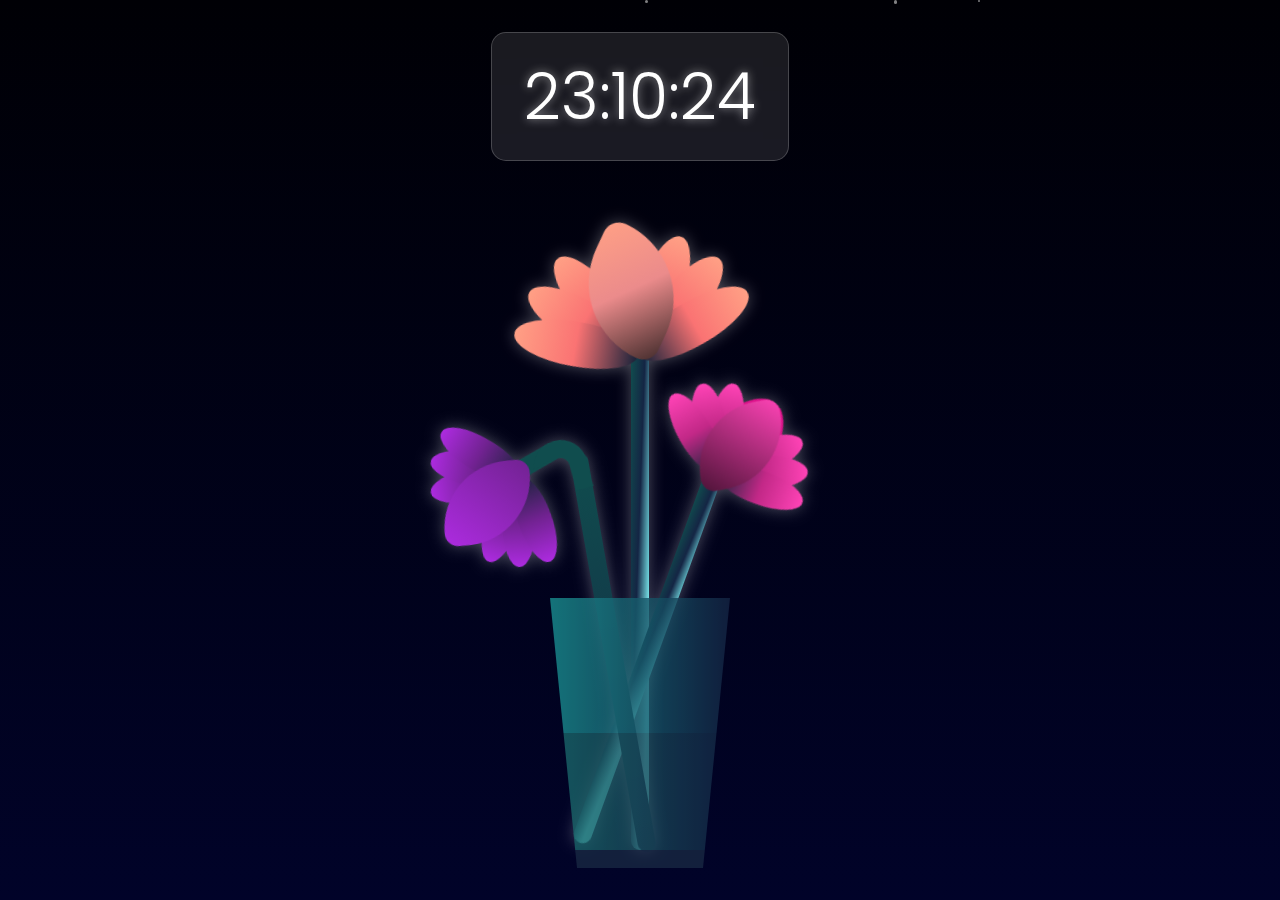
<file: index.html>
<!DOCTYPE html>
<html lang="en">
  <head>
    <meta charset="UTF-8" />
    <meta name="viewport" content="width=device-width, initial-scale=1.0" />
    <title>Flower Clock Animation</title>
    <link
      href="https://fonts.googleapis.com/css2?family=Poppins:wght@300;400;600&display=swap"
      rel="stylesheet"
    />
    <link rel="stylesheet" href="style.css" />
  </head>
  <body>
    <div id="clock"></div>
    <div class="flower">
      <div class="flower-pp">
        <div class="flower_l"></div>
        <div class="f">
          <div class="leaf leaf--1"></div>
          <div class="leaf leaf--2"></div>
          <div class="leaf leaf--3"></div>
          <div class="leaf leaf--4"></div>
          <div class="leaf leaf--5"></div>
          <div class="leaf leaf--6"></div>
          <div class="leaf leaf--7"></div>
          <div class="leaf leaf--8 flower__fall-down--yellow"></div>
        </div>
      </div>

      <div class="flower-pp flower-pp--2">
        <div class="flower_l"></div>
        <div class="f">
          <div class="leaf leaf--1"></div>
          <div class="leaf leaf--2"></div>
          <div class="leaf leaf--3"></div>
          <div class="leaf leaf--4"></div>
          <div class="leaf leaf--5"></div>
          <div class="leaf leaf--6"></div>
          <div class="leaf leaf--7"></div>
          <div class="leaf leaf--8 flower__fall-down--pink"></div>
        </div>
      </div>

      <div class="flower-pp flower-pp--3">
        <div class="flower_l"></div>
        <div class="f">
          <div class="leaf leaf--1"></div>
          <div class="leaf leaf--2"></div>
          <div class="leaf leaf--3"></div>
          <div class="leaf leaf--4"></div>
          <div class="leaf leaf--5"></div>
          <div class="leaf leaf--6"></div>
          <div class="leaf leaf--7"></div>
          <div class="leaf leaf--8 flower__fall-down--purple"></div>
        </div>
      </div>
      <div class="flower__glass"></div>
    </div>

    <div id="particles"></div>

    <script>
      document.addEventListener("DOMContentLoaded", () => {
        const flower = document.querySelector(".flower");
        const particles = document.getElementById("particles");
        const clock = document.getElementById("clock");

        // Update clock
        function updateClock() {
          const now = new Date();
          const options = { timeZone: "Asia/Makassar", hour12: false };
          const timeString = now.toLocaleTimeString("en-US", options);
          clock.textContent = timeString;
        }

        setInterval(updateClock, 1000);
        updateClock(); // Initial update

        // Mouse interaction
        flower.addEventListener("mousemove", (e) => {
          const rect = flower.getBoundingClientRect();
          const x = e.clientX - rect.left;
          const y = e.clientY - rect.top;
          flower.style.transform = `perspective(1000px) rotateY(${
            (x - rect.width / 2) / 10
          }deg) rotateX(${-(y - rect.height / 2) / 10}deg)`;
        });

        flower.addEventListener("mouseleave", () => {
          flower.style.transform =
            "perspective(1000px) rotateY(0deg) rotateX(0deg)";
        });

        // Create particles
        function createParticle() {
          const particle = document.createElement("div");
          particle.classList.add("particle");
          particle.style.left = `${Math.random() * 100}%`;
          particle.style.width = `${Math.random() * 5 + 1}px`;
          particle.style.height = particle.style.width;
          particles.appendChild(particle);

          setTimeout(() => {
            particle.remove();
          }, 5000);
        }

        setInterval(createParticle, 200);
      });
    </script>
  </body>
</html>
</file>
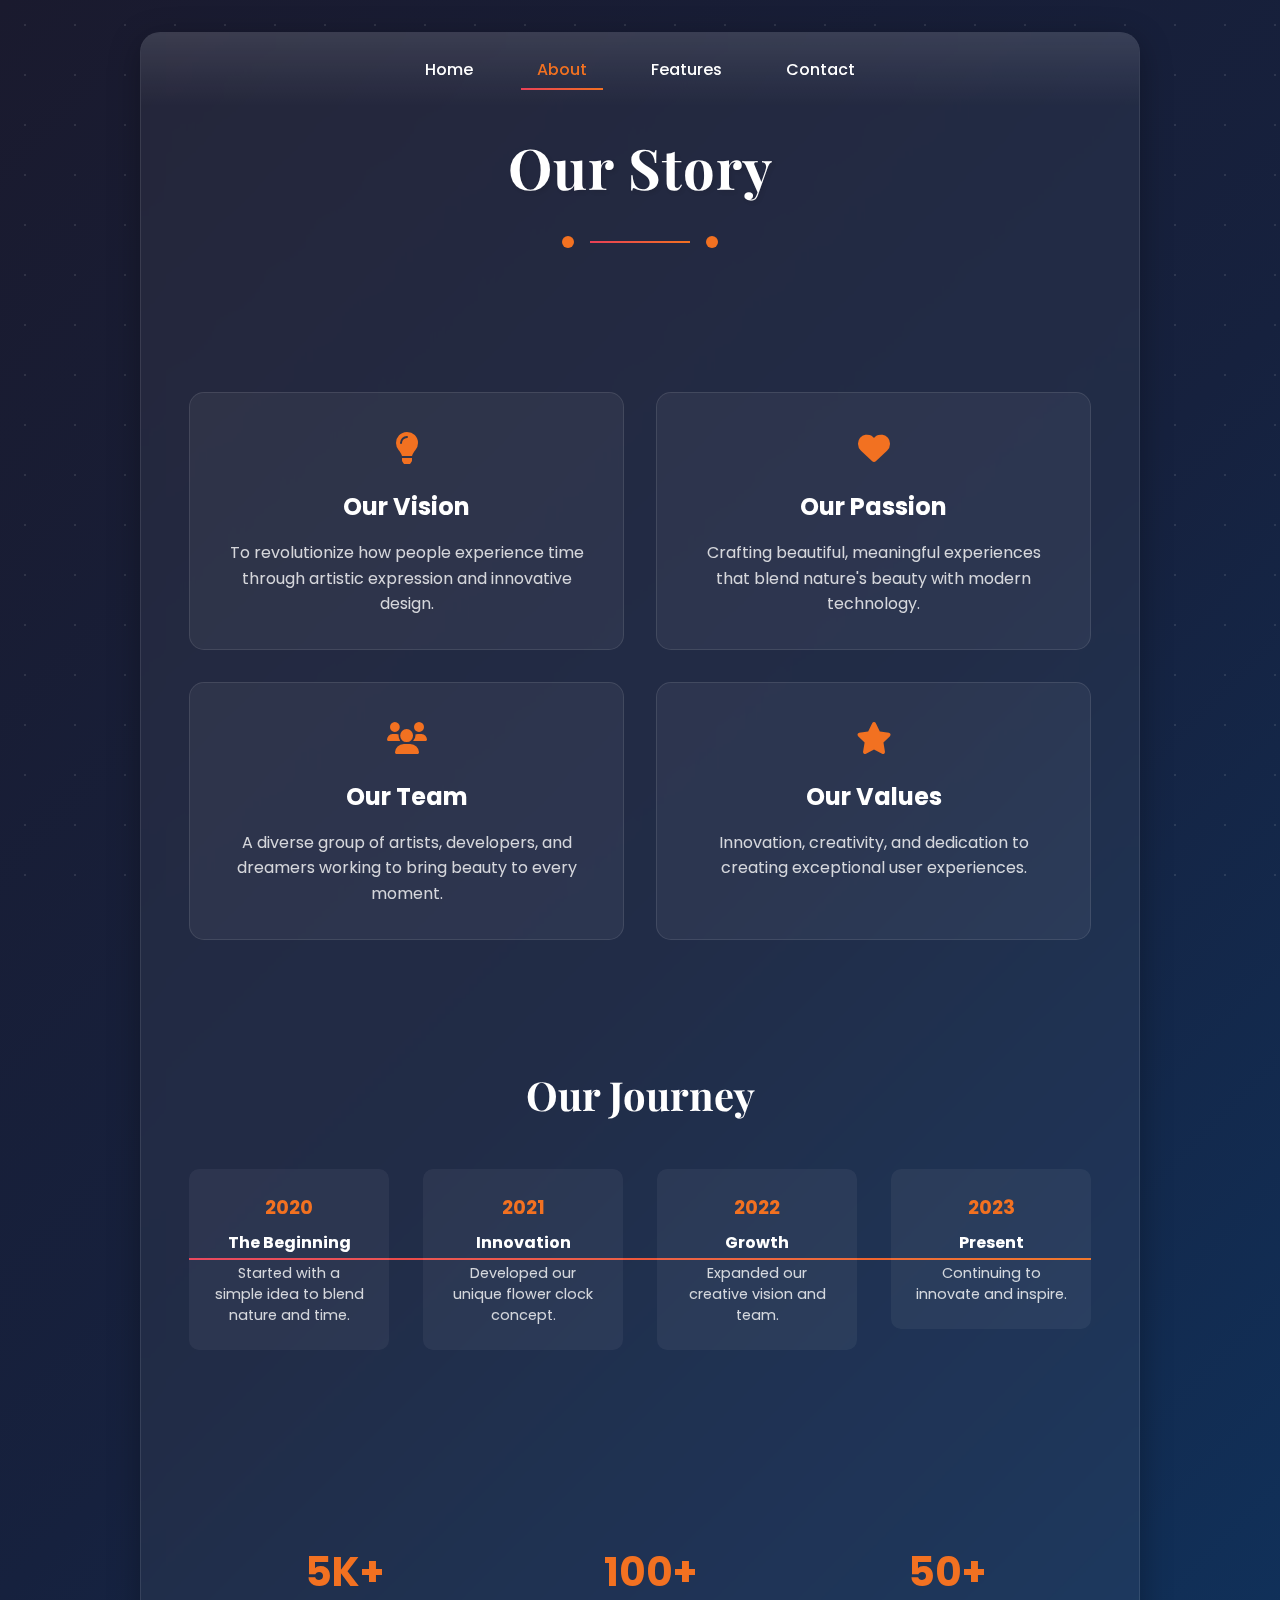
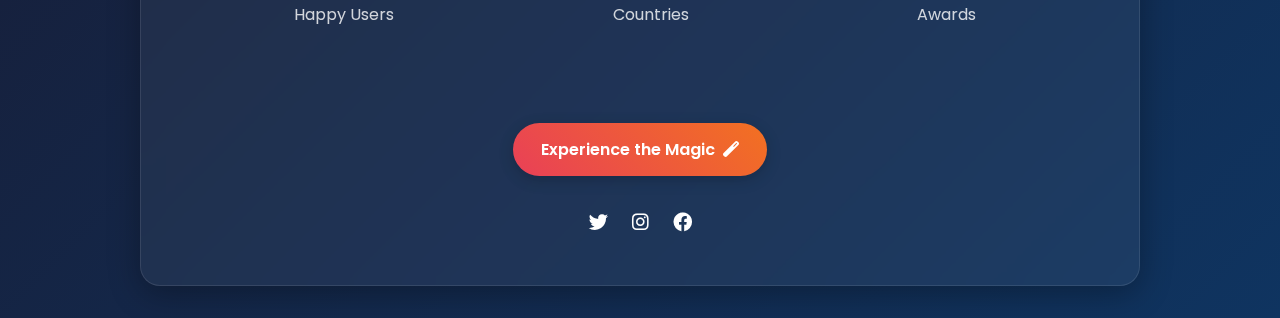
<file: about.html>
<!DOCTYPE html>
<html lang="en">
  <head>
    <meta charset="UTF-8" />
    <meta name="viewport" content="width=device-width, initial-scale=1.0" />
    <title>About - Elegant Flower Clock</title>
    <link
      href="https://fonts.googleapis.com/css2?family=Playfair+Display:wght@400;700&family=Poppins:wght@300;400;600&display=swap"
      rel="stylesheet"
    />
    <link
      rel="stylesheet"
      href="https://cdnjs.cloudflare.com/ajax/libs/font-awesome/6.0.0/css/all.min.css"
    />
    <link rel="stylesheet" href="about.css" />
  </head>
  <body>
    <div class="stars"></div>
    <div class="container">
      <nav class="top-nav">
        <div class="nav-links">
          <a href="home.html" class="nav-link">Home</a>
          <a href="#" class="nav-link active">About</a>
          <a href="#" class="nav-link">Features</a>
          <a href="#" class="nav-link">Contact</a>
        </div>
      </nav>

      <div class="content-wrapper">
        <div class="about-header">
          <h1 class="animated-title">Our Story</h1>
          <div class="timeline-decoration">
            <div class="timeline-dot"></div>
            <div class="timeline-line"></div>
            <div class="timeline-dot"></div>
          </div>
        </div>

        <div class="about-grid">
          <div class="about-card">
            <div class="card-icon">
              <i class="fas fa-lightbulb"></i>
            </div>
            <h3>Our Vision</h3>
            <p>
              To revolutionize how people experience time through artistic
              expression and innovative design.
            </p>
          </div>

          <div class="about-card">
            <div class="card-icon">
              <i class="fas fa-heart"></i>
            </div>
            <h3>Our Passion</h3>
            <p>
              Crafting beautiful, meaningful experiences that blend nature's
              beauty with modern technology.
            </p>
          </div>

          <div class="about-card">
            <div class="card-icon">
              <i class="fas fa-users"></i>
            </div>
            <h3>Our Team</h3>
            <p>
              A diverse group of artists, developers, and dreamers working to
              bring beauty to every moment.
            </p>
          </div>

          <div class="about-card">
            <div class="card-icon">
              <i class="fas fa-star"></i>
            </div>
            <h3>Our Values</h3>
            <p>
              Innovation, creativity, and dedication to creating exceptional
              user experiences.
            </p>
          </div>
        </div>

        <div class="journey-section">
          <h2>Our Journey</h2>
          <div class="journey-timeline">
            <div class="timeline-item">
              <div class="timeline-content">
                <span class="year">2020</span>
                <h4>The Beginning</h4>
                <p>Started with a simple idea to blend nature and time.</p>
              </div>
            </div>
            <div class="timeline-item">
              <div class="timeline-content">
                <span class="year">2021</span>
                <h4>Innovation</h4>
                <p>Developed our unique flower clock concept.</p>
              </div>
            </div>
            <div class="timeline-item">
              <div class="timeline-content">
                <span class="year">2022</span>
                <h4>Growth</h4>
                <p>Expanded our creative vision and team.</p>
              </div>
            </div>
            <div class="timeline-item">
              <div class="timeline-content">
                <span class="year">2023</span>
                <h4>Present</h4>
                <p>Continuing to innovate and inspire.</p>
              </div>
            </div>
          </div>
        </div>

        <div class="stats-section">
          <div class="stat-item">
            <span class="stat-number">5K+</span>
            <span class="stat-label">Happy Users</span>
          </div>
          <div class="stat-item">
            <span class="stat-number">100+</span>
            <span class="stat-label">Countries</span>
          </div>
          <div class="stat-item">
            <span class="stat-number">50+</span>
            <span class="stat-label">Awards</span>
          </div>
        </div>

        <a href="index.html" class="cta-btn">
          Experience the Magic
          <i class="fas fa-magic"></i>
        </a>
      </div>

      <div class="social-links">
        <a href="#" class="social-link"><i class="fab fa-twitter"></i></a>
        <a href="#" class="social-link"><i class="fab fa-instagram"></i></a>
        <a href="#" class="social-link"><i class="fab fa-facebook"></i></a>
      </div>
    </div>
  </body>
</html>
</file>
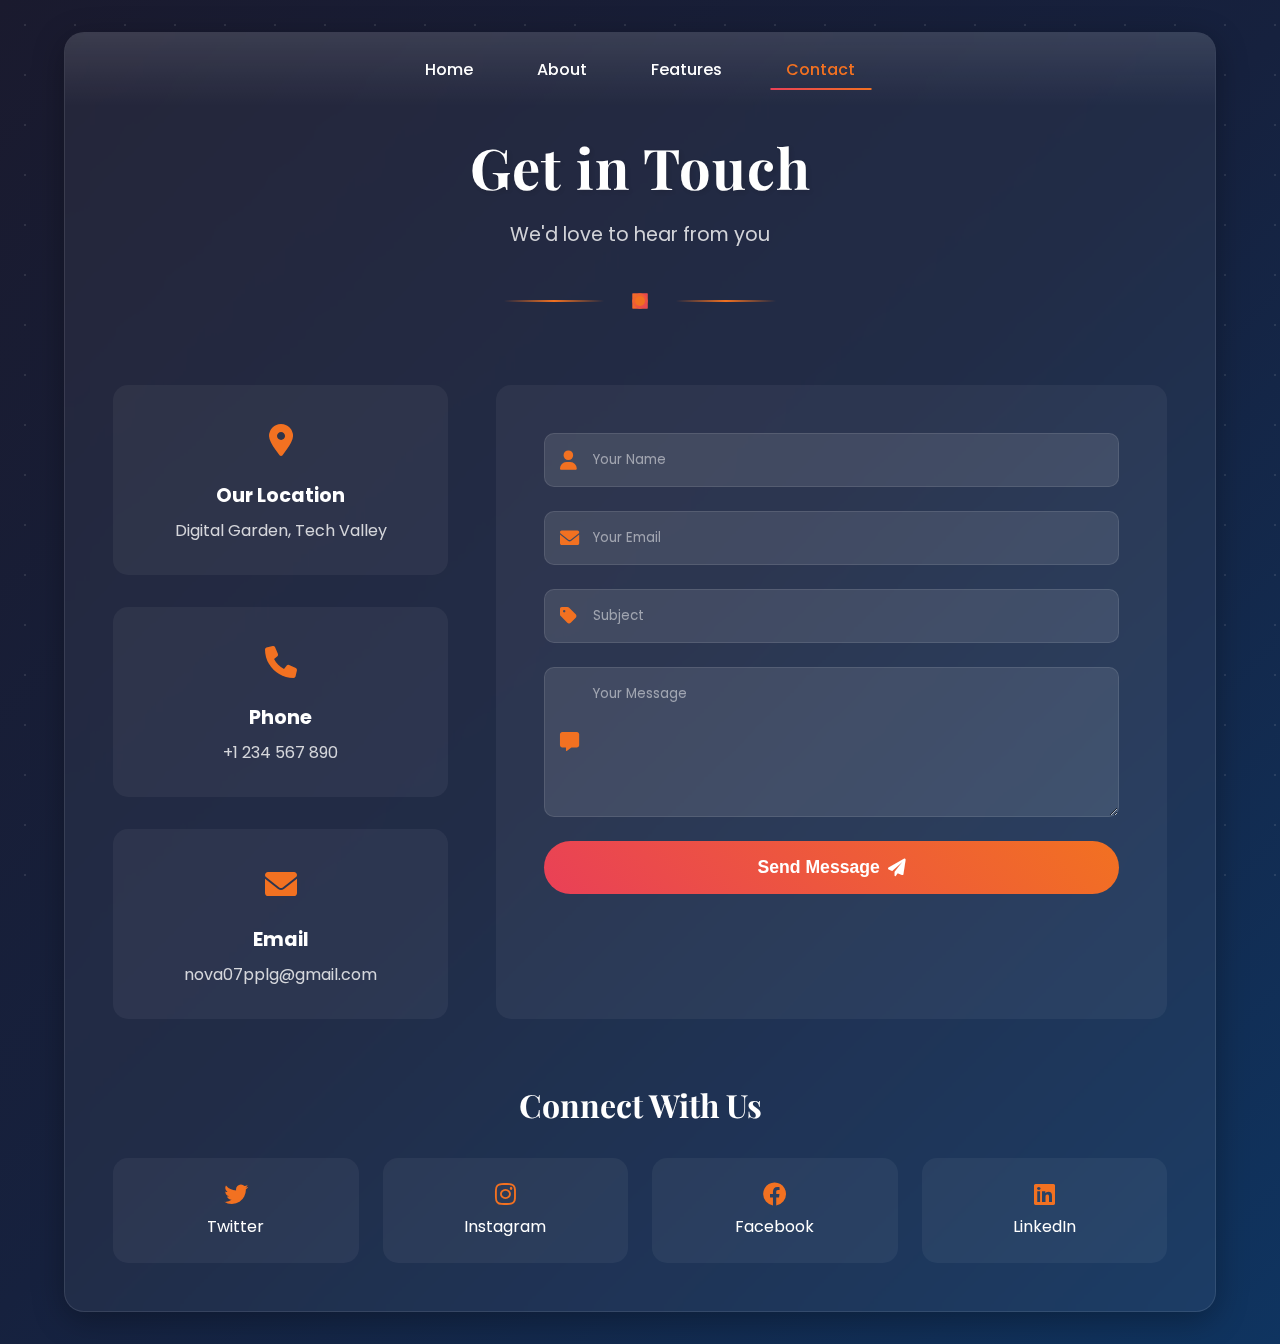
<file: contact.html>
<!DOCTYPE html>
<html lang="en">
  <head>
    <meta charset="UTF-8" />
    <meta name="viewport" content="width=device-width, initial-scale=1.0" />
    <title>Contact Us - Elegant Flower Clock</title>
    <link
      href="https://fonts.googleapis.com/css2?family=Playfair+Display:wght@400;700&family=Poppins:wght@300;400;600&display=swap"
      rel="stylesheet"
    />
    <link
      rel="stylesheet"
      href="https://cdnjs.cloudflare.com/ajax/libs/font-awesome/6.0.0/css/all.min.css"
    />
    <link rel="stylesheet" href="contact.css" />
  </head>
  <body>
    <div class="stars"></div>
    <div class="container">
      <nav class="top-nav">
        <div class="nav-links">
          <a href="home.html" class="nav-link">Home</a>
          <a href="about.html" class="nav-link">About</a>
          <a href="features.html" class="nav-link">Features</a>
          <a href="#" class="nav-link active">Contact</a>
        </div>
      </nav>

      <div class="content-wrapper">
        <div class="contact-header">
          <h1 class="animated-title">Get in Touch</h1>
          <p class="subtitle">We'd love to hear from you</p>
          <div class="header-decoration">
            <div class="decoration-line"></div>
            <div class="decoration-flower">
              <div class="mini-petal"></div>
              <div class="mini-petal"></div>
              <div class="mini-petal"></div>
              <div class="mini-petal"></div>
              <div class="mini-center"></div>
            </div>
            <div class="decoration-line"></div>
          </div>
        </div>

        <div class="contact-container">
          <div class="contact-info">
            <div class="info-card">
              <div class="info-icon">
                <i class="fas fa-map-marker-alt"></i>
              </div>
              <h3>Our Location</h3>
              <p>Digital Garden, Tech Valley</p>
            </div>
            <div class="info-card">
              <div class="info-icon">
                <i class="fas fa-phone"></i>
              </div>
              <h3>Phone</h3>
              <p>+1 234 567 890</p>
            </div>
            <div class="info-card">
              <div class="info-icon">
                <i class="fas fa-envelope"></i>
              </div>
              <h3>Email</h3>
              <p>nova07pplg@gmail.com</p>
            </div>
          </div>

          <form
            id="contactForm"
            class="contact-form"
            onsubmit="sendEmail(event)"
          >
            <div class="form-group">
              <div class="input-container">
                <i class="fas fa-user"></i>
                <input
                  type="text"
                  id="name"
                  name="name"
                  required
                  placeholder="Your Name"
                />
              </div>
            </div>
            <div class="form-group">
              <div class="input-container">
                <i class="fas fa-envelope"></i>
                <input
                  type="email"
                  id="email"
                  name="email"
                  required
                  placeholder="Your Email"
                />
              </div>
            </div>
            <div class="form-group">
              <div class="input-container">
                <i class="fas fa-tag"></i>
                <input
                  type="text"
                  id="subject"
                  name="subject"
                  required
                  placeholder="Subject"
                />
              </div>
            </div>
            <div class="form-group">
              <div class="input-container">
                <i class="fas fa-comment-alt"></i>
                <textarea
                  id="message"
                  name="message"
                  required
                  placeholder="Your Message"
                ></textarea>
              </div>
            </div>
            <button type="submit" class="submit-btn">
              Send Message
              <i class="fas fa-paper-plane"></i>
            </button>
          </form>
        </div>

        <div class="social-section">
          <h2>Connect With Us</h2>
          <div class="social-grid">
            <a href="#" class="social-card">
              <i class="fab fa-twitter"></i>
              <span>Twitter</span>
            </a>
            <a href="#" class="social-card">
              <i class="fab fa-instagram"></i>
              <span>Instagram</span>
            </a>
            <a href="#" class="social-card">
              <i class="fab fa-facebook"></i>
              <span>Facebook</span>
            </a>
            <a href="#" class="social-card">
              <i class="fab fa-linkedin"></i>
              <span>LinkedIn</span>
            </a>
          </div>
        </div>
      </div>
    </div>

    <script>
      function sendEmail(event) {
        event.preventDefault();

        const name = document.getElementById("name").value;
        const email = document.getElementById("email").value;
        const subject = document.getElementById("subject").value;
        const message = document.getElementById("message").value;

        const mailtoLink = `mailto:nova07pplg@gmail.com?subject=${encodeURIComponent(
          subject
        )}&body=${encodeURIComponent(
          `Name: ${name}\nEmail: ${email}\n\n${message}`
        )}`;

        window.location.href = mailtoLink;

        // Reset form after sending
        document.getElementById("contactForm").reset();

        // Show success message
        alert("Thank you for your message! We will get back to you soon.");
      }
    </script>
  </body>
</html>
</file>
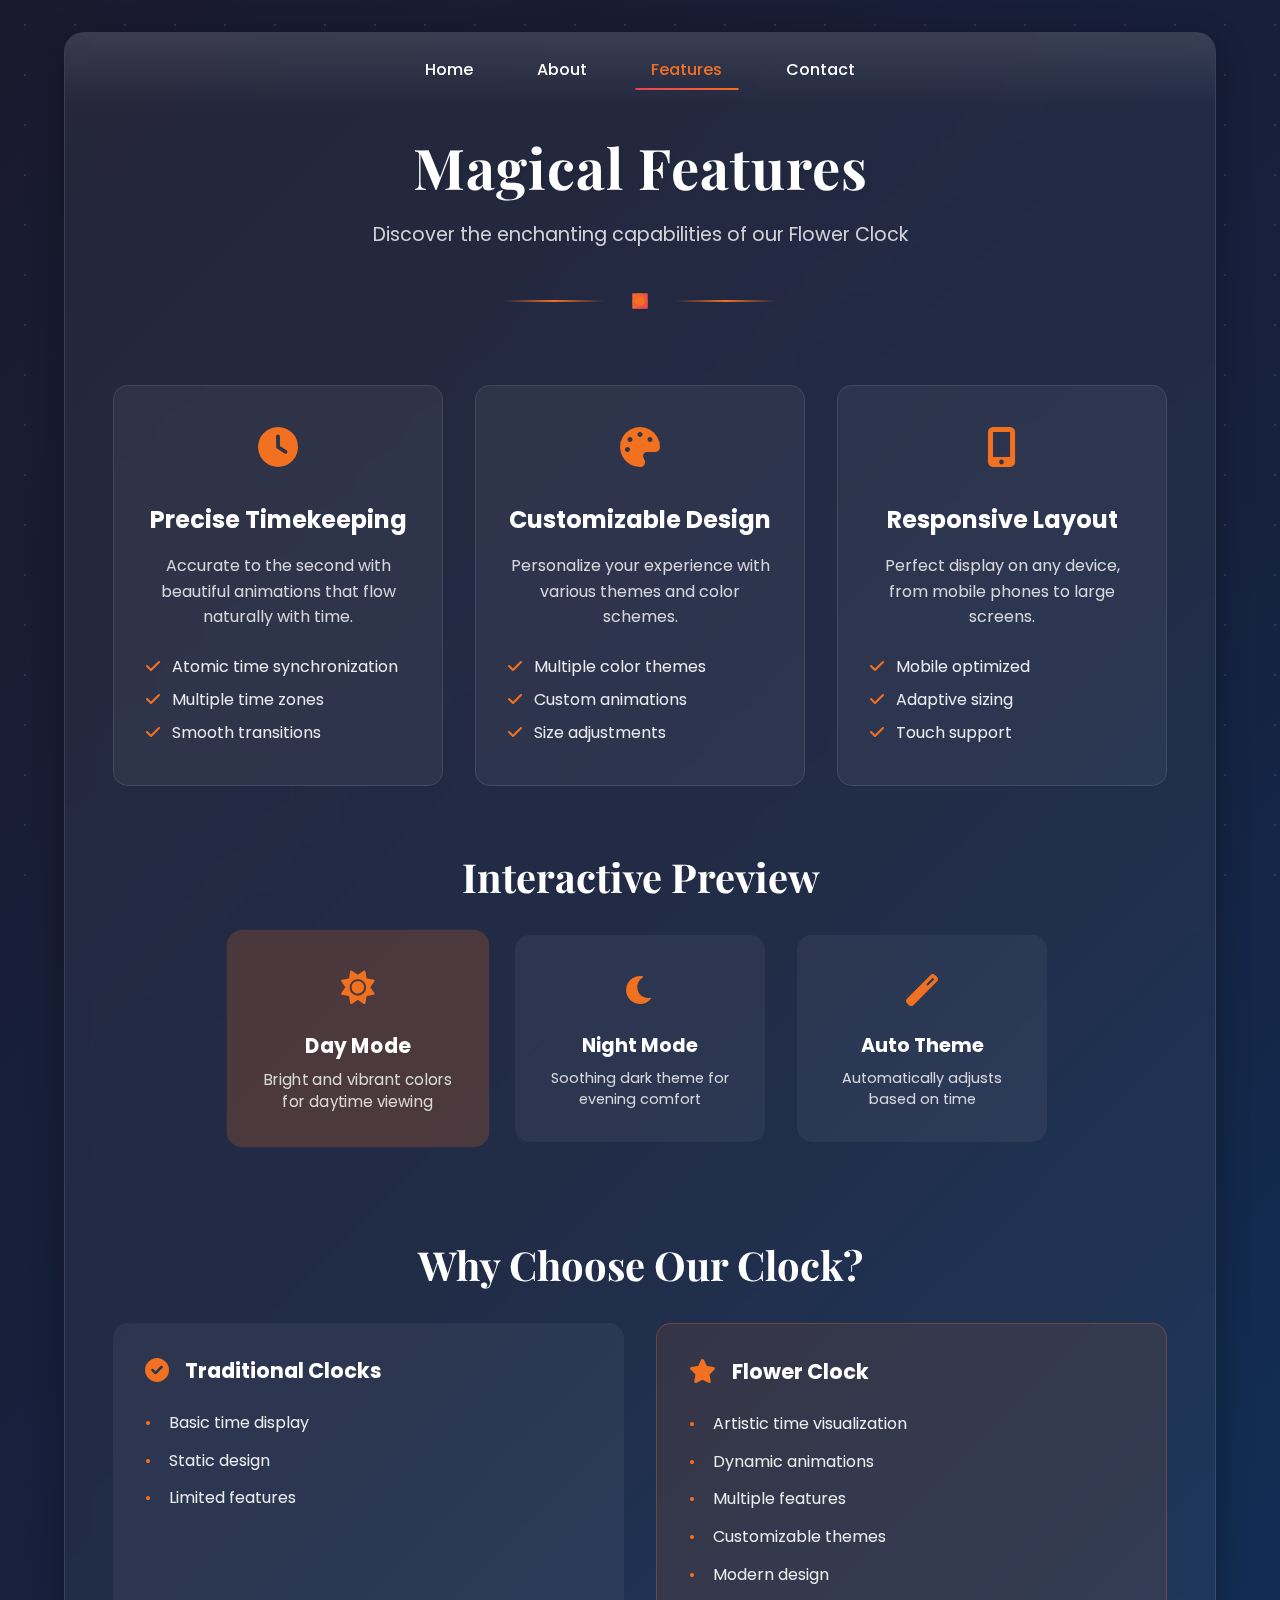
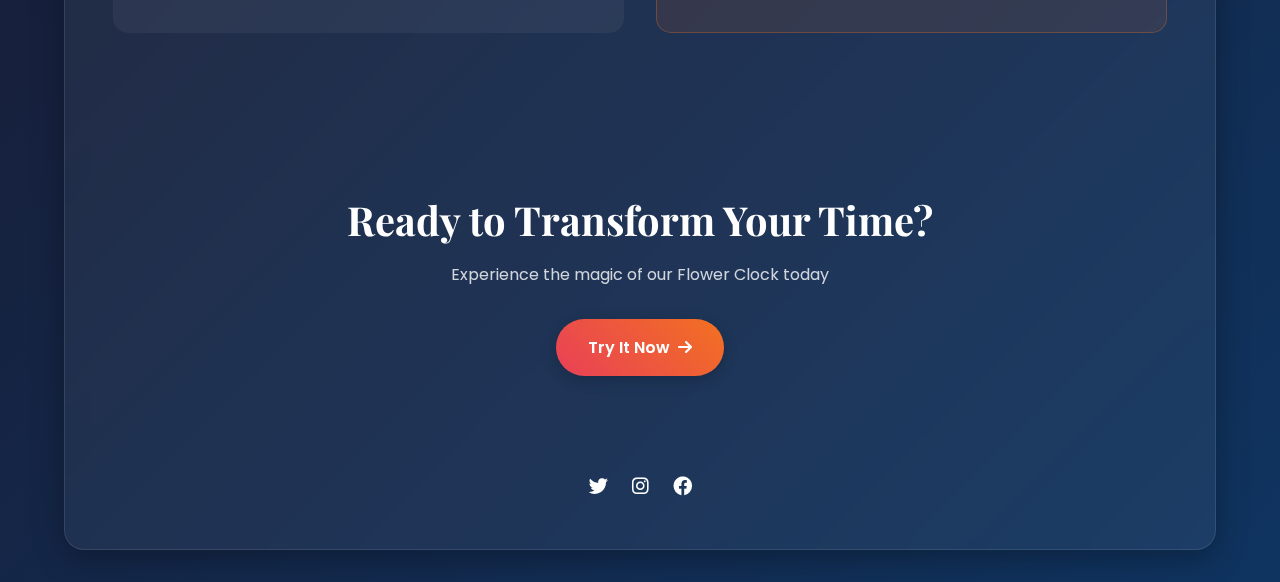
<file: feature.html>
<!DOCTYPE html>
<html lang="en">
  <head>
    <meta charset="UTF-8" />
    <meta name="viewport" content="width=device-width, initial-scale=1.0" />
    <title>Features - Elegant Flower Clock</title>
    <link
      href="https://fonts.googleapis.com/css2?family=Playfair+Display:wght@400;700&family=Poppins:wght@300;400;600&display=swap"
      rel="stylesheet"
    />
    <link
      rel="stylesheet"
      href="https://cdnjs.cloudflare.com/ajax/libs/font-awesome/6.0.0/css/all.min.css"
    />
    <link rel="stylesheet" href="feature.css" />
  </head>
  <body>
    <div class="stars"></div>
    <div class="container">
      <nav class="top-nav">
        <div class="nav-links">
          <a href="home.html" class="nav-link">Home</a>
          <a href="about.html" class="nav-link">About</a>
          <a href="#" class="nav-link active">Features</a>
          <a href="#" class="nav-link">Contact</a>
        </div>
      </nav>

      <div class="content-wrapper">
        <div class="features-header">
          <h1 class="animated-title">Magical Features</h1>
          <p class="subtitle">
            Discover the enchanting capabilities of our Flower Clock
          </p>
          <div class="header-decoration">
            <div class="decoration-line"></div>
            <div class="decoration-flower">
              <div class="mini-petal"></div>
              <div class="mini-petal"></div>
              <div class="mini-petal"></div>
              <div class="mini-petal"></div>
              <div class="mini-center"></div>
            </div>
            <div class="decoration-line"></div>
          </div>
        </div>

        <div class="feature-cards">
          <div class="feature-card">
            <div class="feature-icon">
              <i class="fas fa-clock"></i>
            </div>
            <h3>Precise Timekeeping</h3>
            <p>
              Accurate to the second with beautiful animations that flow
              naturally with time.
            </p>
            <div class="feature-details">
              <ul>
                <li>
                  <i class="fas fa-check"></i> Atomic time synchronization
                </li>
                <li><i class="fas fa-check"></i> Multiple time zones</li>
                <li><i class="fas fa-check"></i> Smooth transitions</li>
              </ul>
            </div>
          </div>

          <div class="feature-card">
            <div class="feature-icon">
              <i class="fas fa-palette"></i>
            </div>
            <h3>Customizable Design</h3>
            <p>
              Personalize your experience with various themes and color schemes.
            </p>
            <div class="feature-details">
              <ul>
                <li><i class="fas fa-check"></i> Multiple color themes</li>
                <li><i class="fas fa-check"></i> Custom animations</li>
                <li><i class="fas fa-check"></i> Size adjustments</li>
              </ul>
            </div>
          </div>

          <div class="feature-card">
            <div class="feature-icon">
              <i class="fas fa-mobile-alt"></i>
            </div>
            <h3>Responsive Layout</h3>
            <p>
              Perfect display on any device, from mobile phones to large
              screens.
            </p>
            <div class="feature-details">
              <ul>
                <li><i class="fas fa-check"></i> Mobile optimized</li>
                <li><i class="fas fa-check"></i> Adaptive sizing</li>
                <li><i class="fas fa-check"></i> Touch support</li>
              </ul>
            </div>
          </div>
        </div>

        <div class="showcase-section">
          <h2>Interactive Preview</h2>
          <div class="showcase-container">
            <div class="showcase-item active">
              <div class="showcase-icon">
                <i class="fas fa-sun"></i>
              </div>
              <h4>Day Mode</h4>
              <p>Bright and vibrant colors for daytime viewing</p>
            </div>
            <div class="showcase-item">
              <div class="showcase-icon">
                <i class="fas fa-moon"></i>
              </div>
              <h4>Night Mode</h4>
              <p>Soothing dark theme for evening comfort</p>
            </div>
            <div class="showcase-item">
              <div class="showcase-icon">
                <i class="fas fa-magic"></i>
              </div>
              <h4>Auto Theme</h4>
              <p>Automatically adjusts based on time</p>
            </div>
          </div>
        </div>

        <div class="comparison-section">
          <h2>Why Choose Our Clock?</h2>
          <div class="comparison-grid">
            <div class="comparison-item">
              <div class="comparison-header">
                <i class="fas fa-check-circle"></i>
                <h4>Traditional Clocks</h4>
              </div>
              <ul>
                <li>Basic time display</li>
                <li>Static design</li>
                <li>Limited features</li>
              </ul>
            </div>
            <div class="comparison-item featured">
              <div class="comparison-header">
                <i class="fas fa-star"></i>
                <h4>Flower Clock</h4>
              </div>
              <ul>
                <li>Artistic time visualization</li>
                <li>Dynamic animations</li>
                <li>Multiple features</li>
                <li>Customizable themes</li>
                <li>Modern design</li>
              </ul>
            </div>
          </div>
        </div>

        <div class="cta-section">
          <h2>Ready to Transform Your Time?</h2>
          <p>Experience the magic of our Flower Clock today</p>
          <a href="index.html" class="cta-btn">
            Try It Now
            <i class="fas fa-arrow-right"></i>
          </a>
        </div>
      </div>

      <div class="social-links">
        <a href="#" class="social-link"><i class="fab fa-twitter"></i></a>
        <a href="#" class="social-link"><i class="fab fa-instagram"></i></a>
        <a href="#" class="social-link"><i class="fab fa-facebook"></i></a>
      </div>
    </div>
  </body>
</html>
</file>
<file: style.css>
*,
*::after,
*::before {
  padding: 0;
  margin: 0;
  box-sizing: border-box;
}

:root {
  --color-bg: linear-gradient(to top, #010329, #000005);
  --color-glass: linear-gradient(to left, #142544, #1a9092);
  --color-water: linear-gradient(to left, #142544, #1b6d6e);
}

body {
  background-image: var(--color-bg);
  min-height: 100vh;
  display: flex;
  flex-direction: column;
  justify-content: space-between;
  align-items: center;
  overflow: hidden;
  font-family: "Poppins", sans-serif;
}

#clock {
  font-size: 4rem;
  font-weight: 300;
  color: #ffffff;
  text-shadow: 0 0 10px rgba(255, 255, 255, 0.5);
  margin-top: 2rem;
  background: rgba(255, 255, 255, 0.1);
  padding: 1rem 2rem;
  border-radius: 15px;
  backdrop-filter: blur(10px);
  border: 1px solid rgba(255, 255, 255, 0.2);
  transition: all 0.3s ease;
}

#clock:hover {
  transform: scale(1.05);
  box-shadow: 0 0 20px rgba(255, 255, 255, 0.3);
}

.flower {
  position: relative;
  cursor: pointer;
  margin-bottom: 2rem;
}

.flower__glass {
  width: 20vmin;
  height: 30vmin;
  background-image: var(--color-glass);
  clip-path: polygon(0 0, 100% 0, 85% 100%, 15% 100%);
  opacity: 0.8;
  position: relative;
}

.flower__glass::after {
  content: "";
  position: absolute;
  bottom: 0;
  left: 0;
  background-color: #182843;
  width: 100%;
  height: 2vmin;
}

.flower__glass::before {
  content: "";
  position: absolute;
  bottom: 0;
  left: 0;
  background-image: var(--color-water);
  width: 100%;
  height: 15vmin;
}

.flower-pp {
  position: absolute;
  left: 45%;
  bottom: 2vmin;
  filter: drop-shadow(0 0 0.5rem rgba(255, 255, 255, 0.3));
}

.flower-pp--2 {
  left: 50%;
  bottom: 5%;
  transform-origin: 10% left;
  transform: rotate(20deg);
}

.flower-pp--3 {
  left: 30%;
  bottom: 5%;
  transform-origin: 10% left;
  transform: rotate(-10deg);
}

.flower-pp--3 .flower_l {
  height: 45vmin;
  position: relative;
}

.flower-pp--3 .flower_l::after {
  content: "";
  position: absolute;
  left: 0;
  top: 0;
  width: 6vmin;
  height: 6vmin;
  transform: translate(-69%, -30%) rotate(-5deg);
  border-radius: 10vmin 10vmin 0 0;
  border: 2vmin solid #104d4e;
  border-bottom: transparent;
  border-left: transparent;
}

.flower-pp--3 .flower_l::before {
  content: "";
  position: absolute;
  left: -40%;
  top: -1%;
  width: 6vmin;
  height: 2vmin;
  transform-origin: right;
  transform: translate(-100%, -80%) rotate(-20deg);
  background-color: #104d4e;
  border-radius: 2vmin;
}

.flower-pp--3 .flower_l {
  background-image: linear-gradient(to top, #142544, #104d4e);
}

.flower-pp--2 .flower_l {
  height: 45vmin;
}

.flower-pp--2 .f {
  transform: translateX(-50%) rotate(20deg);
}

.flower-pp--3 .f {
  transform: translate(-350%, -50%) rotate(-120deg);
}

.flower-pp--2 .leaf:not(:first-child) {
  width: 3.8vmin;
  height: 10vmin;
  background-image: linear-gradient(to bottom, #ff43b6, #c22887, #1a233a 99%);
}

.flower-pp--3 .leaf:not(:first-child) {
  width: 3.8vmin;
  height: 10vmin;
  background-image: linear-gradient(to bottom, #ad2be0, #712291, #1a233a 99%);
}

.flower-pp--3 .leaf--1 {
  width: 8vmin;
  height: 10vmin;
  bottom: 2vmin;
  background-color: #ad2be0;
}

.flower-pp--2 .leaf--1 {
  width: 8vmin;
  height: 10vmin;
  bottom: 2vmin;
  background-color: #de118b;
}

.flower-pp--2 .f .leaf--8 {
  width: 10vmin;
  height: 9vmin;
  bottom: 3vmin;
  left: -30%;
  transform: rotate(-50deg);
  background-image: linear-gradient(to left bottom, #ff43b6, #4d1337);
}

.flower-pp--3 .f .leaf--8 {
  width: 10vmin;
  height: 9vmin;
  left: -10% !important;
  background-image: linear-gradient(to left bottom, #ad2be0, #712291);
}

.flower_l {
  width: 2vmin;
  height: 56vmin;
  background-image: linear-gradient(to left top, #82fdff 20%, #142544, #104d4e);
  border-radius: 4vmin;
}

.f {
  position: absolute;
  top: 1vmin;
  left: 50%;
  transform: translateX(-50%) rotate(-10deg);
  width: 2vmin;
  height: 2vmin;
}

.leaf {
  position: absolute;
  left: 50%;
  bottom: 2vmin;
  transform: translateX(-50%);
  width: 5vmin;
  height: 14vmin;
  background-image: linear-gradient(to bottom, #ffa085, #fa7373, #1a233a 99%);

  clip-path: ellipse(50% 50% at 50% 50%);
  transform-origin: center bottom;
  animation: open-flower 2s 1s backwards, blink-flower 3s 3s infinite,
    change-color 10s 0s infinite;
}

.leaf--1 {
  width: 10vmin;
  height: 12vmin;
  bottom: 3vmin;
  border-radius: 50% 50% 50% 50% / 80% 80% 20% 20%;
  background-color: #e24f5f;
  background-image: none;
  animation: open-flowe--middle 1.4s 1s backwards, blink-flower 3s 3s infinite,
    change-color 10s 0s infinite;
}

.leaf--2 {
  transform: translateX(-50%) rotate(-30deg);
}
.leaf--3 {
  transform: translateX(-50%) rotate(-50deg);
}
.leaf--4 {
  transform: translateX(-50%) rotate(-70deg);
}

.leaf--5 {
  transform: translateX(-50%) rotate(30deg);
}

.leaf--6 {
  transform: translateX(-50%) rotate(50deg);
}

.leaf--7 {
  transform: translateX(-50%) rotate(70deg);
}

.leaf--8 {
  width: 13vmin;
  height: 11vmin;
  bottom: 6vmin;
  left: -30%;
  border-radius: none;
  clip-path: none;
  border-radius: 10vmin 2vmin 10vmin 2vmin;
  transform: rotate(-55deg);
  background-image: linear-gradient(
    to left bottom,
    #ffa085,
    #eb8b8b,
    #492f2f 98%
  );
}

.flower__fall-down--yellow {
  animation: flower-fall-down-yellow 8s 1.2s linear forwards;
}

.flower__fall-down--pink {
  animation: flower-fall-down-pink 5s 1.2s linear forwards;
}

.flower__fall-down--purple {
  bottom: 4vmin;
  animation: flower-fall-down-purple 6s 1.2s linear forwards,
    flower-falling 6s 7.2s linear infinite;
}

@keyframes open-flower {
  0% {
    transform: translateX(-50%) rotate(0);
  }
}

@keyframes open-flowe--middle {
  0% {
    opacity: 0;
    transform: translateX(-50%) scale(0);
  }
}

@keyframes flower-fall-down-pink {
  0% {
    transform: rotate(-55deg);
  }

  50% {
    transform: rotateX(-100deg);
  }

  100% {
    transform: translate(2vmin, 28vmin);
  }
}

@keyframes flower-fall-down-yellow {
  0% {
    transform: rotate(-55deg);
  }

  50% {
    bottom: 3vmin;
    transform: rotateX(-100deg);
  }

  100% {
    transform: translate(2vmin, 70vmin) rotate(150deg);
  }
}

@keyframes flower-fall-down-purple {
  0% {
    transform: rotate(-50deg);
  }

  25% {
    bottom: 1vmin;
    transform: rotateX(-100deg);
    perspective: 0px;
  }

  50% {
    perspective: 0px;
    transform: translate(-30vmin, 2vmin) rotate(90deg);
  }

  75% {
    perspective: 0px;
    transform: translate(-34vmin, -2vmin);
  }

  100% {
    transform-origin: center;
    transform: translate(-34vmin, -2vmin) rotateY(-80deg) rotateX(35deg);
  }
}

@keyframes flower-falling {
  0%,
  100% {
    transform-origin: center;
    transform: translate(-34vmin, -2vmin) rotateY(-80deg) rotateX(35deg);
  }

  25% {
    transform-origin: center;
    transform: translate(-34.4vmin, -2vmin) rotateY(-84deg) rotateX(35deg);
  }

  50% {
    transform-origin: center;
    transform: translate(-32vmin, -4.2vmin) rotateY(-80deg) rotateX(35deg);
  }

  75% {
    transform-origin: center;
    transform: translate(-36vmin, 1.1vmin) rotateY(-80deg) rotateX(35deg);
  }
}

@keyframes blink-flower {
  0%,
  100% {
    opacity: 1;
  }
  50% {
    opacity: 0.7;
  }
}

@keyframes change-color {
  0% {
    filter: hue-rotate(0deg);
  }
  100% {
    filter: hue-rotate(360deg);
  }
}

@keyframes wind-effect {
  0%,
  100% {
    transform: rotate(0deg);
  }
  50% {
    transform: rotate(5deg);
  }
}

.flower-pp {
  animation: wind-effect 5s ease-in-out infinite;
}

#particles {
  position: fixed;
  top: 0;
  left: 0;
  width: 100%;
  height: 100%;
  pointer-events: none;
}

.particle {
  position: absolute;
  background-color: rgba(255, 255, 255, 0.5);
  border-radius: 50%;
  animation: float-up 5s linear infinite;
}

@keyframes float-up {
  0% {
    transform: translateY(100vh) scale(0);
    opacity: 0;
  }
  50% {
    opacity: 1;
  }
  100% {
    transform: translateY(-100vh) scale(1);
    opacity: 0;
  }
}
</file>
<file: about.css>
* {
  margin: 0;
  padding: 0;
  box-sizing: border-box;
}

body {
  font-family: "Poppins", sans-serif;
  background: linear-gradient(135deg, #1a1a2e 0%, #16213e 50%, #0f3460 100%);
  min-height: 100vh;
  display: flex;
  justify-content: center;
  align-items: center;
  color: #ffffff;
  overflow-x: hidden;
  padding: 2rem 0;
}

.stars {
  position: fixed;
  top: 0;
  left: 0;
  width: 100%;
  height: 100%;
  pointer-events: none;
  background: radial-gradient(
    circle at 50% 50%,
    rgba(255, 255, 255, 0.1) 1px,
    transparent 1px
  );
  background-size: 50px 50px;
  animation: starTwinkle 3s ease-in-out infinite;
}

@keyframes starTwinkle {
  0%,
  100% {
    opacity: 0.3;
  }
  50% {
    opacity: 1;
  }
}

.container {
  text-align: center;
  padding: 3rem;
  background: rgba(255, 255, 255, 0.05);
  border-radius: 20px;
  backdrop-filter: blur(10px);
  box-shadow: 0 8px 32px rgba(0, 0, 0, 0.3);
  border: 1px solid rgba(255, 255, 255, 0.1);
  max-width: 90%;
  width: 1000px;
  position: relative;
  overflow: hidden;
}

.top-nav {
  position: absolute;
  top: 0;
  left: 0;
  width: 100%;
  padding: 1rem;
  display: flex;
  justify-content: center;
  background: linear-gradient(to bottom, rgba(255, 255, 255, 0.1), transparent);
}

.nav-links {
  display: flex;
  gap: 2rem;
}

.nav-link {
  color: #ffffff;
  text-decoration: none;
  font-weight: 500;
  position: relative;
  padding: 0.5rem 1rem;
  transition: all 0.3s ease;
}

.nav-link.active {
  color: #f27121;
}

.nav-link::after {
  content: "";
  position: absolute;
  bottom: 0;
  left: 50%;
  width: 0;
  height: 2px;
  background: linear-gradient(45deg, #e94057, #f27121);
  transition: all 0.3s ease;
  transform: translateX(-50%);
}

.nav-link:hover::after,
.nav-link.active::after {
  width: 100%;
}

.content-wrapper {
  margin-top: 3rem;
  display: flex;
  flex-direction: column;
  align-items: center;
  gap: 3rem;
}

.about-header {
  text-align: center;
  margin-bottom: 2rem;
  animation: fadeIn 1s ease-out;
}

.animated-title {
  font-family: "Playfair Display", serif;
  font-size: 3.5rem;
  margin-bottom: 1rem;
  color: #ffffff;
  text-shadow: 2px 2px 4px rgba(0, 0, 0, 0.1);
  letter-spacing: 1px;
}

.timeline-decoration {
  display: flex;
  align-items: center;
  justify-content: center;
  gap: 1rem;
  margin: 2rem 0;
}

.timeline-dot {
  width: 12px;
  height: 12px;
  background: #f27121;
  border-radius: 50%;
  animation: pulseDot 2s infinite;
}

.timeline-line {
  width: 100px;
  height: 2px;
  background: linear-gradient(90deg, #e94057, #f27121);
}

@keyframes pulseDot {
  0%,
  100% {
    transform: scale(1);
    opacity: 1;
  }
  50% {
    transform: scale(1.5);
    opacity: 0.5;
  }
}

.about-grid {
  display: grid;
  grid-template-columns: repeat(2, 1fr);
  gap: 2rem;
  margin: 2rem 0;
  animation: fadeIn 1s ease-out 0.5s both;
}

.about-card {
  background: rgba(255, 255, 255, 0.05);
  padding: 2rem;
  border-radius: 15px;
  transition: all 0.3s ease;
  border: 1px solid rgba(255, 255, 255, 0.1);
}

.about-card:hover {
  transform: translateY(-5px);
  background: rgba(255, 255, 255, 0.1);
}

.card-icon {
  font-size: 2rem;
  color: #f27121;
  margin-bottom: 1rem;
}

.about-card h3 {
  font-size: 1.5rem;
  margin-bottom: 1rem;
  color: #ffffff;
}

.about-card p {
  color: rgba(255, 255, 255, 0.8);
  line-height: 1.6;
}

.journey-section {
  width: 100%;
  margin: 3rem 0;
  animation: fadeIn 1s ease-out 1s both;
}

.journey-section h2 {
  font-size: 2.5rem;
  margin-bottom: 2rem;
  font-family: "Playfair Display", serif;
}

.journey-timeline {
  display: flex;
  justify-content: space-between;
  position: relative;
  margin: 3rem 0;
}

.journey-timeline::before {
  content: "";
  position: absolute;
  top: 50%;
  left: 0;
  width: 100%;
  height: 2px;
  background: linear-gradient(90deg, #e94057, #f27121);
  transform: translateY(-50%);
}

.timeline-item {
  position: relative;
  width: 200px;
}

.timeline-content {
  background: rgba(255, 255, 255, 0.05);
  padding: 1.5rem;
  border-radius: 10px;
  position: relative;
  transition: all 0.3s ease;
}

.timeline-content:hover {
  transform: translateY(-5px);
  background: rgba(255, 255, 255, 0.1);
}

.year {
  color: #f27121;
  font-weight: bold;
  font-size: 1.2rem;
}

.timeline-content h4 {
  margin: 0.5rem 0;
  color: #ffffff;
}

.timeline-content p {
  font-size: 0.9rem;
  color: rgba(255, 255, 255, 0.8);
}

.stats-section {
  display: flex;
  justify-content: space-around;
  width: 100%;
  margin: 3rem 0;
  animation: fadeIn 1s ease-out 1.5s both;
}

.stat-item {
  text-align: center;
}

.stat-number {
  font-size: 2.5rem;
  font-weight: bold;
  color: #f27121;
  display: block;
}

.stat-label {
  color: rgba(255, 255, 255, 0.8);
  font-size: 1rem;
}

.cta-btn {
  display: inline-flex;
  align-items: center;
  gap: 0.5rem;
  padding: 14px 28px;
  background: linear-gradient(45deg, #e94057, #f27121);
  color: #ffffff;
  text-decoration: none;
  border-radius: 30px;
  font-weight: 600;
  transition: all 0.3s ease;
  box-shadow: 0 4px 15px rgba(0, 0, 0, 0.2);
  animation: fadeIn 1s ease-out 2s both;
}

.cta-btn i {
  transition: transform 0.3s ease;
}

.cta-btn:hover {
  transform: translateY(-3px);
  box-shadow: 0 6px 20px rgba(0, 0, 0, 0.3);
}

.cta-btn:hover i {
  transform: rotate(180deg);
}

.social-links {
  display: flex;
  justify-content: center;
  gap: 1.5rem;
  margin-top: 2rem;
  animation: fadeIn 1s ease-out 2.5s both;
}

.social-link {
  color: #ffffff;
  font-size: 1.2rem;
  transition: all 0.3s ease;
}

.social-link:hover {
  color: #f27121;
  transform: translateY(-3px);
}

@keyframes fadeIn {
  from {
    opacity: 0;
    transform: translateY(20px);
  }
  to {
    opacity: 1;
    transform: translateY(0);
  }
}

@media (max-width: 768px) {
  .container {
    padding: 2rem;
  }

  .about-grid {
    grid-template-columns: 1fr;
  }

  .journey-timeline {
    flex-direction: column;
    gap: 2rem;
  }

  .journey-timeline::before {
    width: 2px;
    height: 100%;
    left: 50%;
    top: 0;
    transform: translateX(-50%);
  }

  .timeline-item {
    width: 100%;
  }

  .stats-section {
    flex-direction: column;
    gap: 2rem;
  }

  .animated-title {
    font-size: 2.5rem;
  }
}

@media (max-width: 480px) {
  .nav-links {
    gap: 1rem;
  }

  .nav-link {
    padding: 0.3rem 0.6rem;
    font-size: 0.9rem;
  }

  .animated-title {
    font-size: 2rem;
  }

  .about-card {
    padding: 1.5rem;
  }

  .cta-btn {
    padding: 12px 24px;
    font-size: 0.9rem;
  }
}
</file>
<file: contact.css>
* {
  margin: 0;
  padding: 0;
  box-sizing: border-box;
}

body {
  font-family: "Poppins", sans-serif;
  background: linear-gradient(135deg, #1a1a2e 0%, #16213e 50%, #0f3460 100%);
  min-height: 100vh;
  display: flex;
  justify-content: center;
  align-items: center;
  color: #ffffff;
  overflow-x: hidden;
  padding: 2rem 0;
}

.stars {
  position: fixed;
  top: 0;
  left: 0;
  width: 100%;
  height: 100%;
  pointer-events: none;
  background: radial-gradient(
    circle at 50% 50%,
    rgba(255, 255, 255, 0.1) 1px,
    transparent 1px
  );
  background-size: 50px 50px;
  animation: starTwinkle 3s ease-in-out infinite;
}

@keyframes starTwinkle {
  0%,
  100% {
    opacity: 0.3;
  }
  50% {
    opacity: 1;
  }
}

.container {
  text-align: center;
  padding: 3rem;
  background: rgba(255, 255, 255, 0.05);
  border-radius: 20px;
  backdrop-filter: blur(10px);
  box-shadow: 0 8px 32px rgba(0, 0, 0, 0.3);
  border: 1px solid rgba(255, 255, 255, 0.1);
  max-width: 90%;
  width: 1200px;
  position: relative;
  overflow: hidden;
}

.top-nav {
  position: absolute;
  top: 0;
  left: 0;
  width: 100%;
  padding: 1rem;
  display: flex;
  justify-content: center;
  background: linear-gradient(to bottom, rgba(255, 255, 255, 0.1), transparent);
}

.nav-links {
  display: flex;
  gap: 2rem;
}

.nav-link {
  color: #ffffff;
  text-decoration: none;
  font-weight: 500;
  position: relative;
  padding: 0.5rem 1rem;
  transition: all 0.3s ease;
}

.nav-link.active {
  color: #f27121;
}

.nav-link::after {
  content: "";
  position: absolute;
  bottom: 0;
  left: 50%;
  width: 0;
  height: 2px;
  background: linear-gradient(45deg, #e94057, #f27121);
  transition: all 0.3s ease;
  transform: translateX(-50%);
}

.nav-link:hover::after,
.nav-link.active::after {
  width: 100%;
}

.content-wrapper {
  margin-top: 3rem;
  display: flex;
  flex-direction: column;
  align-items: center;
  gap: 4rem;
}

.contact-header {
  text-align: center;
  animation: fadeIn 1s ease-out;
}

.animated-title {
  font-family: "Playfair Display", serif;
  font-size: 3.5rem;
  margin-bottom: 1rem;
  color: #ffffff;
  text-shadow: 2px 2px 4px rgba(0, 0, 0, 0.1);
  letter-spacing: 1px;
}

.subtitle {
  font-size: 1.2rem;
  color: rgba(255, 255, 255, 0.8);
  margin-bottom: 2rem;
}

.header-decoration {
  display: flex;
  align-items: center;
  justify-content: center;
  gap: 1rem;
}

.decoration-line {
  width: 100px;
  height: 2px;
  background: linear-gradient(90deg, transparent, #f27121, transparent);
}

.decoration-flower {
  position: relative;
  width: 40px;
  height: 40px;
  animation: rotate 10s linear infinite;
}

.mini-petal {
  position: absolute;
  width: 15px;
  height: 15px;
  background: linear-gradient(45deg, #e94057, #f27121);
  border-radius: 50% 0;
  top: 50%;
  left: 50%;
  transform-origin: 0 0;
}

.mini-petal:nth-child(1) {
  transform: rotate(0deg) translate(-50%, -50%);
}
.mini-petal:nth-child(2) {
  transform: rotate(90deg) translate(-50%, -50%);
}
.mini-petal:nth-child(3) {
  transform: rotate(180deg) translate(-50%, -50%);
}
.mini-petal:nth-child(4) {
  transform: rotate(270deg) translate(-50%, -50%);
}

.mini-center {
  position: absolute;
  width: 10px;
  height: 10px;
  background: #f27121;
  border-radius: 50%;
  top: 50%;
  left: 50%;
  transform: translate(-50%, -50%);
}

@keyframes rotate {
  from {
    transform: rotate(0deg);
  }
  to {
    transform: rotate(360deg);
  }
}

.contact-container {
  display: grid;
  grid-template-columns: 1fr 2fr;
  gap: 3rem;
  width: 100%;
  animation: fadeIn 1s ease-out 0.5s both;
}

.contact-info {
  display: flex;
  flex-direction: column;
  gap: 2rem;
}

.info-card {
  background: rgba(255, 255, 255, 0.05);
  padding: 2rem;
  border-radius: 15px;
  transition: all 0.3s ease;
  text-align: center;
}

.info-card:hover {
  transform: translateY(-5px);
  background: rgba(255, 255, 255, 0.1);
}

.info-icon {
  font-size: 2rem;
  color: #f27121;
  margin-bottom: 1rem;
}

.info-card h3 {
  font-size: 1.2rem;
  margin-bottom: 0.5rem;
}

.info-card p {
  color: rgba(255, 255, 255, 0.8);
}

.contact-form {
  background: rgba(255, 255, 255, 0.05);
  padding: 3rem;
  border-radius: 15px;
  display: flex;
  flex-direction: column;
  gap: 1.5rem;
}

.form-group {
  position: relative;
}

.input-container {
  position: relative;
  display: flex;
  align-items: center;
}

.input-container i {
  position: absolute;
  left: 1rem;
  color: #f27121;
  font-size: 1.2rem;
}

.input-container input,
.input-container textarea {
  width: 100%;
  padding: 1rem 1rem 1rem 3rem;
  background: rgba(255, 255, 255, 0.1);
  border: 1px solid rgba(255, 255, 255, 0.1);
  border-radius: 10px;
  color: #ffffff;
  font-family: "Poppins", sans-serif;
  transition: all 0.3s ease;
}

.input-container textarea {
  min-height: 150px;
  resize: vertical;
}

.input-container input:focus,
.input-container textarea:focus {
  outline: none;
  border-color: #f27121;
  background: rgba(255, 255, 255, 0.15);
}

.input-container input::placeholder,
.input-container textarea::placeholder {
  color: rgba(255, 255, 255, 0.5);
}

.submit-btn {
  display: inline-flex;
  align-items: center;
  justify-content: center;
  gap: 0.5rem;
  padding: 1rem 2rem;
  background: linear-gradient(45deg, #e94057, #f27121);
  color: #ffffff;
  border: none;
  border-radius: 30px;
  font-weight: 600;
  cursor: pointer;
  transition: all 0.3s ease;
  font-size: 1.1rem;
}

.submit-btn i {
  transition: transform 0.3s ease;
}

.submit-btn:hover {
  transform: translateY(-3px);
  box-shadow: 0 6px 20px rgba(0, 0, 0, 0.3);
}

.submit-btn:hover i {
  transform: translateX(5px);
}

.social-section {
  width: 100%;
  animation: fadeIn 1s ease-out 1s both;
}

.social-section h2 {
  font-size: 2rem;
  margin-bottom: 2rem;
  font-family: "Playfair Display", serif;
}

.social-grid {
  display: grid;
  grid-template-columns: repeat(4, 1fr);
  gap: 1.5rem;
}

.social-card {
  background: rgba(255, 255, 255, 0.05);
  padding: 1.5rem;
  border-radius: 15px;
  text-decoration: none;
  color: #ffffff;
  transition: all 0.3s ease;
  display: flex;
  flex-direction: column;
  align-items: center;
  gap: 0.5rem;
}

.social-card:hover {
  transform: translateY(-5px);
  background: rgba(255, 255, 255, 0.1);
}

.social-card i {
  font-size: 1.5rem;
  color: #f27121;
}

@keyframes fadeIn {
  from {
    opacity: 0;
    transform: translateY(20px);
  }
  to {
    opacity: 1;
    transform: translateY(0);
  }
}

@media (max-width: 1024px) {
  .contact-container {
    grid-template-columns: 1fr;
  }

  .contact-info {
    flex-direction: row;
    flex-wrap: wrap;
  }

  .info-card {
    flex: 1;
    min-width: 250px;
  }

  .social-grid {
    grid-template-columns: repeat(2, 1fr);
  }
}

@media (max-width: 768px) {
  .container {
    padding: 2rem;
  }

  .animated-title {
    font-size: 2.5rem;
  }

  .contact-info {
    flex-direction: column;
  }

  .contact-form {
    padding: 2rem;
  }
}

@media (max-width: 480px) {
  .nav-links {
    gap: 1rem;
  }

  .nav-link {
    padding: 0.3rem 0.6rem;
    font-size: 0.9rem;
  }

  .animated-title {
    font-size: 2rem;
  }

  .social-grid {
    grid-template-columns: 1fr;
  }

  .submit-btn {
    width: 100%;
  }
}
</file>
<file: feature.css>
* {
  margin: 0;
  padding: 0;
  box-sizing: border-box;
}

body {
  font-family: "Poppins", sans-serif;
  background: linear-gradient(135deg, #1a1a2e 0%, #16213e 50%, #0f3460 100%);
  min-height: 100vh;
  display: flex;
  justify-content: center;
  align-items: center;
  color: #ffffff;
  overflow-x: hidden;
  padding: 2rem 0;
}

.stars {
  position: fixed;
  top: 0;
  left: 0;
  width: 100%;
  height: 100%;
  pointer-events: none;
  background: radial-gradient(
    circle at 50% 50%,
    rgba(255, 255, 255, 0.1) 1px,
    transparent 1px
  );
  background-size: 50px 50px;
  animation: starTwinkle 3s ease-in-out infinite;
}

@keyframes starTwinkle {
  0%,
  100% {
    opacity: 0.3;
  }
  50% {
    opacity: 1;
  }
}

.container {
  text-align: center;
  padding: 3rem;
  background: rgba(255, 255, 255, 0.05);
  border-radius: 20px;
  backdrop-filter: blur(10px);
  box-shadow: 0 8px 32px rgba(0, 0, 0, 0.3);
  border: 1px solid rgba(255, 255, 255, 0.1);
  max-width: 90%;
  width: 1200px;
  position: relative;
  overflow: hidden;
}

.top-nav {
  position: absolute;
  top: 0;
  left: 0;
  width: 100%;
  padding: 1rem;
  display: flex;
  justify-content: center;
  background: linear-gradient(to bottom, rgba(255, 255, 255, 0.1), transparent);
}

.nav-links {
  display: flex;
  gap: 2rem;
}

.nav-link {
  color: #ffffff;
  text-decoration: none;
  font-weight: 500;
  position: relative;
  padding: 0.5rem 1rem;
  transition: all 0.3s ease;
}

.nav-link.active {
  color: #f27121;
}

.nav-link::after {
  content: "";
  position: absolute;
  bottom: 0;
  left: 50%;
  width: 0;
  height: 2px;
  background: linear-gradient(45deg, #e94057, #f27121);
  transition: all 0.3s ease;
  transform: translateX(-50%);
}

.nav-link:hover::after,
.nav-link.active::after {
  width: 100%;
}

.content-wrapper {
  margin-top: 3rem;
  display: flex;
  flex-direction: column;
  align-items: center;
  gap: 4rem;
}

.features-header {
  text-align: center;
  animation: fadeIn 1s ease-out;
}

.animated-title {
  font-family: "Playfair Display", serif;
  font-size: 3.5rem;
  margin-bottom: 1rem;
  color: #ffffff;
  text-shadow: 2px 2px 4px rgba(0, 0, 0, 0.1);
  letter-spacing: 1px;
}

.subtitle {
  font-size: 1.2rem;
  color: rgba(255, 255, 255, 0.8);
  margin-bottom: 2rem;
}

.header-decoration {
  display: flex;
  align-items: center;
  justify-content: center;
  gap: 1rem;
}

.decoration-line {
  width: 100px;
  height: 2px;
  background: linear-gradient(90deg, transparent, #f27121, transparent);
}

.decoration-flower {
  position: relative;
  width: 40px;
  height: 40px;
  animation: rotate 10s linear infinite;
}

.mini-petal {
  position: absolute;
  width: 15px;
  height: 15px;
  background: linear-gradient(45deg, #e94057, #f27121);
  border-radius: 50% 0;
  top: 50%;
  left: 50%;
  transform-origin: 0 0;
}

.mini-petal:nth-child(1) {
  transform: rotate(0deg) translate(-50%, -50%);
}
.mini-petal:nth-child(2) {
  transform: rotate(90deg) translate(-50%, -50%);
}
.mini-petal:nth-child(3) {
  transform: rotate(180deg) translate(-50%, -50%);
}
.mini-petal:nth-child(4) {
  transform: rotate(270deg) translate(-50%, -50%);
}

.mini-center {
  position: absolute;
  width: 10px;
  height: 10px;
  background: #f27121;
  border-radius: 50%;
  top: 50%;
  left: 50%;
  transform: translate(-50%, -50%);
}

@keyframes rotate {
  from {
    transform: rotate(0deg);
  }
  to {
    transform: rotate(360deg);
  }
}

.feature-cards {
  display: grid;
  grid-template-columns: repeat(3, 1fr);
  gap: 2rem;
  width: 100%;
  animation: fadeIn 1s ease-out 0.5s both;
}

.feature-card {
  background: rgba(255, 255, 255, 0.05);
  padding: 2rem;
  border-radius: 15px;
  transition: all 0.3s ease;
  border: 1px solid rgba(255, 255, 255, 0.1);
  position: relative;
  overflow: hidden;
}

.feature-card::before {
  content: "";
  position: absolute;
  top: 0;
  left: 0;
  width: 100%;
  height: 100%;
  background: linear-gradient(
    45deg,
    transparent,
    rgba(255, 255, 255, 0.1),
    transparent
  );
  transform: translateX(-100%);
  transition: transform 0.6s ease;
}

.feature-card:hover::before {
  transform: translateX(100%);
}

.feature-card:hover {
  transform: translateY(-5px);
  background: rgba(255, 255, 255, 0.1);
}

.feature-icon {
  font-size: 2.5rem;
  color: #f27121;
  margin-bottom: 1.5rem;
}

.feature-card h3 {
  font-size: 1.5rem;
  margin-bottom: 1rem;
  color: #ffffff;
}

.feature-card p {
  color: rgba(255, 255, 255, 0.8);
  line-height: 1.6;
  margin-bottom: 1.5rem;
}

.feature-details ul {
  list-style: none;
  text-align: left;
}

.feature-details li {
  margin: 0.5rem 0;
  color: rgba(255, 255, 255, 0.9);
}

.feature-details i {
  color: #f27121;
  margin-right: 0.5rem;
}

.showcase-section {
  width: 100%;
  animation: fadeIn 1s ease-out 1s both;
}

.showcase-section h2 {
  font-size: 2.5rem;
  margin-bottom: 2rem;
  font-family: "Playfair Display", serif;
}

.showcase-container {
  display: flex;
  justify-content: center;
  gap: 2rem;
  margin: 2rem 0;
}

.showcase-item {
  background: rgba(255, 255, 255, 0.05);
  padding: 2rem;
  border-radius: 15px;
  transition: all 0.3s ease;
  cursor: pointer;
  width: 250px;
}

.showcase-item.active {
  background: rgba(242, 113, 33, 0.2);
  transform: scale(1.05);
}

.showcase-item:hover {
  transform: translateY(-5px);
}

.showcase-icon {
  font-size: 2rem;
  color: #f27121;
  margin-bottom: 1rem;
}

.showcase-item h4 {
  font-size: 1.2rem;
  margin-bottom: 0.5rem;
}

.showcase-item p {
  font-size: 0.9rem;
  color: rgba(255, 255, 255, 0.8);
}

.comparison-section {
  width: 100%;
  animation: fadeIn 1s ease-out 1.5s both;
}

.comparison-section h2 {
  font-size: 2.5rem;
  margin-bottom: 2rem;
  font-family: "Playfair Display", serif;
}

.comparison-grid {
  display: grid;
  grid-template-columns: repeat(2, 1fr);
  gap: 2rem;
  margin: 2rem 0;
}

.comparison-item {
  background: rgba(255, 255, 255, 0.05);
  padding: 2rem;
  border-radius: 15px;
  transition: all 0.3s ease;
}

.comparison-item.featured {
  background: rgba(242, 113, 33, 0.1);
  border: 1px solid rgba(242, 113, 33, 0.3);
}

.comparison-header {
  display: flex;
  align-items: center;
  gap: 1rem;
  margin-bottom: 1.5rem;
}

.comparison-header i {
  font-size: 1.5rem;
  color: #f27121;
}

.comparison-header h4 {
  font-size: 1.3rem;
}

.comparison-item ul {
  list-style: none;
  text-align: left;
}

.comparison-item li {
  margin: 0.8rem 0;
  color: rgba(255, 255, 255, 0.9);
  position: relative;
  padding-left: 1.5rem;
}

.comparison-item li::before {
  content: "•";
  color: #f27121;
  position: absolute;
  left: 0;
}

.cta-section {
  text-align: center;
  margin: 4rem 0;
  animation: fadeIn 1s ease-out 2s both;
}

.cta-section h2 {
  font-size: 2.5rem;
  margin-bottom: 1rem;
  font-family: "Playfair Display", serif;
}

.cta-section p {
  color: rgba(255, 255, 255, 0.8);
  margin-bottom: 2rem;
}

.cta-btn {
  display: inline-flex;
  align-items: center;
  gap: 0.5rem;
  padding: 16px 32px;
  background: linear-gradient(45deg, #e94057, #f27121);
  color: #ffffff;
  text-decoration: none;
  border-radius: 30px;
  font-weight: 600;
  transition: all 0.3s ease;
  box-shadow: 0 4px 15px rgba(0, 0, 0, 0.2);
}

.cta-btn i {
  transition: transform 0.3s ease;
}

.cta-btn:hover {
  transform: translateY(-3px);
  box-shadow: 0 6px 20px rgba(0, 0, 0, 0.3);
}

.cta-btn:hover i {
  transform: translateX(5px);
}

.social-links {
  display: flex;
  justify-content: center;
  gap: 1.5rem;
  margin-top: 2rem;
  animation: fadeIn 1s ease-out 2.5s both;
}

.social-link {
  color: #ffffff;
  font-size: 1.2rem;
  transition: all 0.3s ease;
}

.social-link:hover {
  color: #f27121;
  transform: translateY(-3px);
}

@keyframes fadeIn {
  from {
    opacity: 0;
    transform: translateY(20px);
  }
  to {
    opacity: 1;
    transform: translateY(0);
  }
}

@media (max-width: 1024px) {
  .feature-cards {
    grid-template-columns: repeat(2, 1fr);
  }
}

@media (max-width: 768px) {
  .container {
    padding: 2rem;
  }

  .feature-cards {
    grid-template-columns: 1fr;
  }

  .showcase-container {
    flex-direction: column;
    align-items: center;
  }

  .showcase-item {
    width: 100%;
    max-width: 300px;
  }

  .comparison-grid {
    grid-template-columns: 1fr;
  }

  .animated-title {
    font-size: 2.5rem;
  }
}

@media (max-width: 480px) {
  .nav-links {
    gap: 1rem;
  }

  .nav-link {
    padding: 0.3rem 0.6rem;
    font-size: 0.9rem;
  }

  .animated-title {
    font-size: 2rem;
  }

  .feature-card {
    padding: 1.5rem;
  }

  .cta-btn {
    padding: 12px 24px;
    font-size: 0.9rem;
  }
}
</file>
